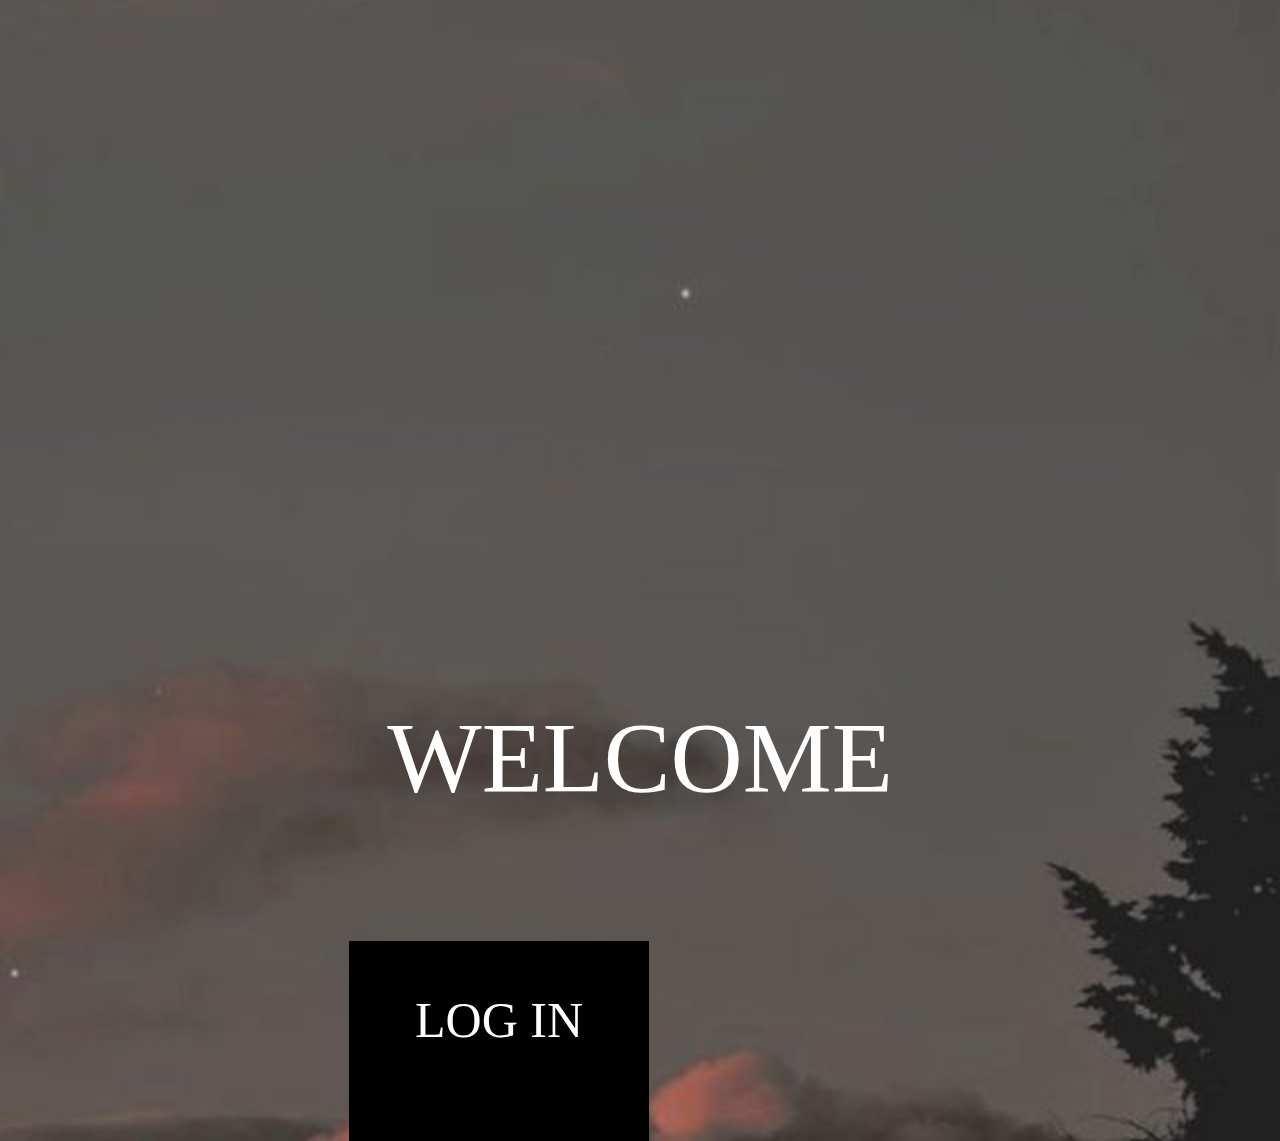
<file: index.html>
<!DOCTYPE html>
<html lang="en">
<head>
    <meta charset="UTF-8">
    <title>ejie cabales florida</title>
    <link rel="stylesheet" href="index.css">
</head>
<body>
    
    <div class="message">WELCOME</div>
    <br><br>
    <div class="click">
        
        <a href="introduction.html" id = "login"> LOG IN </a>
    </div>
    
</body>
</html>
</file>
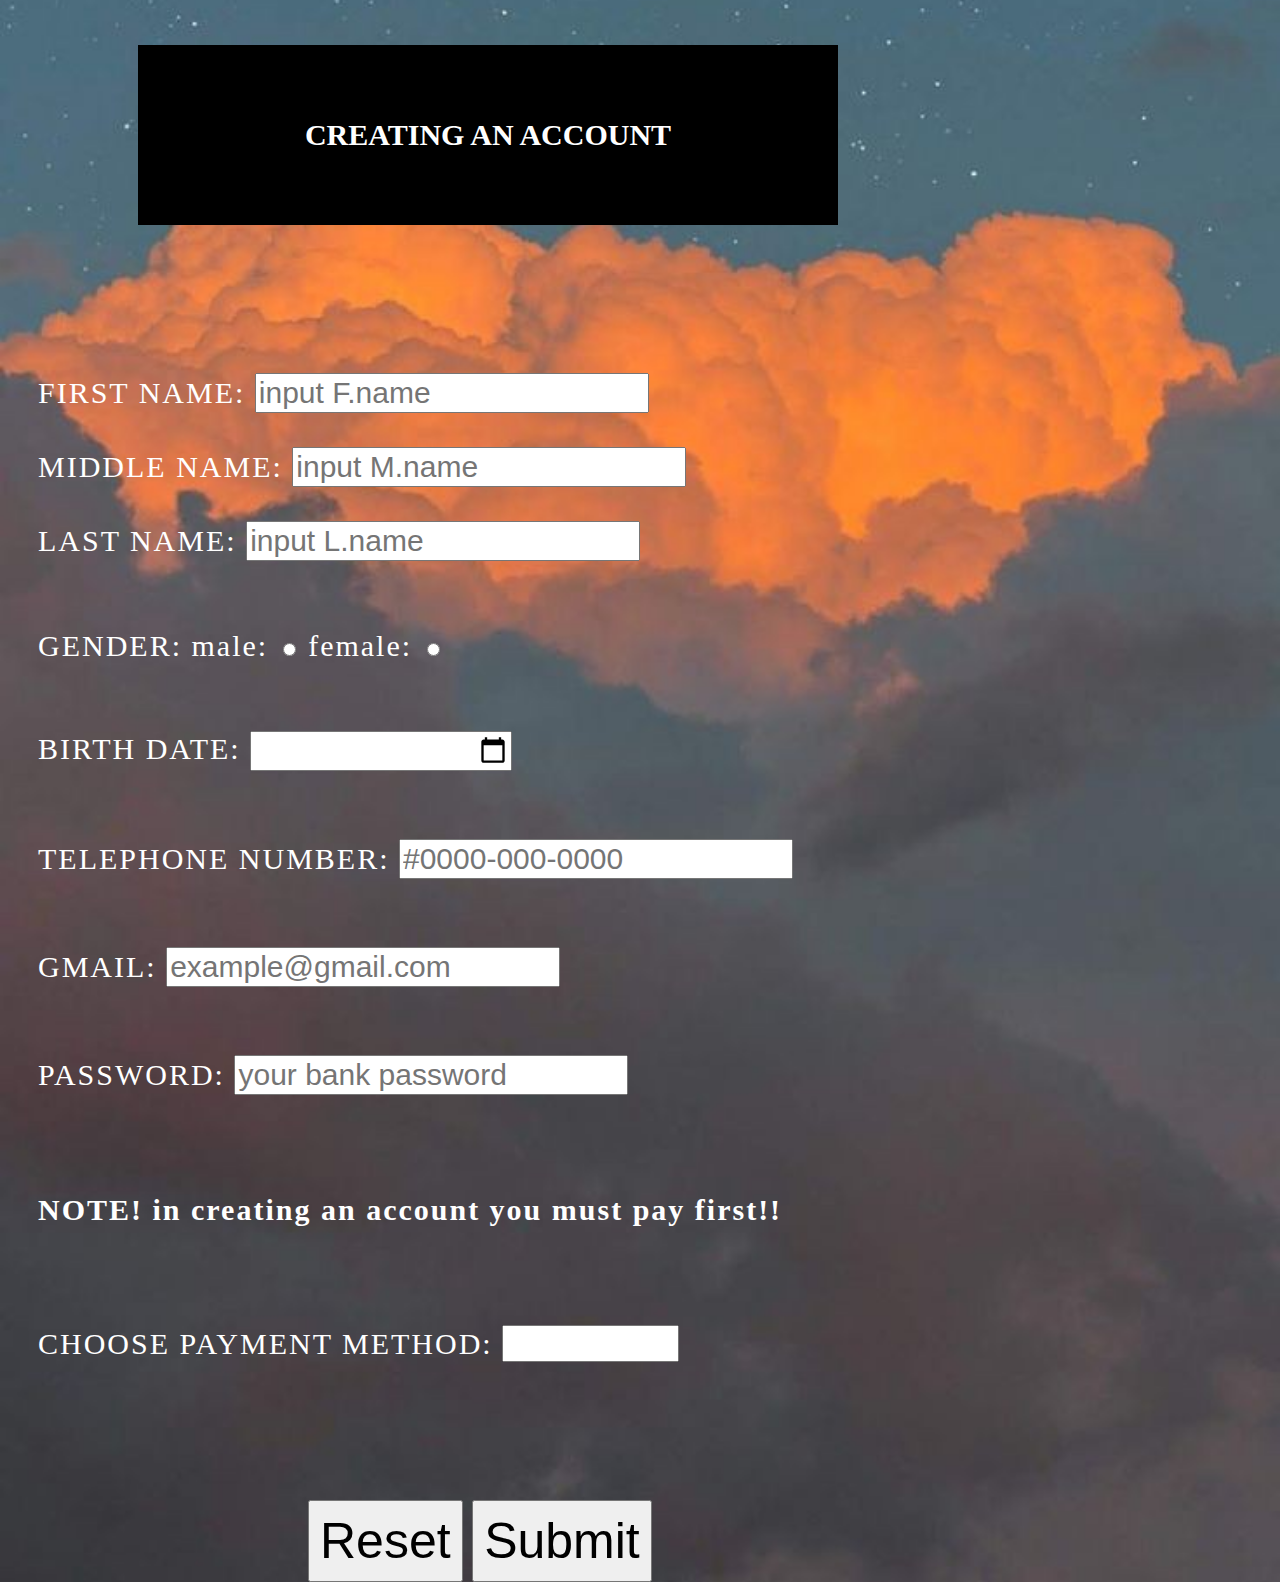
<file: form.html>
<!DOCTYPE html>
<html lang="en">
<head>
    <meta charset="UTF-8">
    <title>Page title</title>
    <link rel = "stylesheet" href = "form.css">
</head>
<body>
    <table >
  <tr >
    <th>
      <h1>
        CREATING AN ACCOUNT
      </h1>
    </th>
    </tr>
  </table>
  
  
 <form >
   <div>
     
     

  
       <div>
       <br>
       <br>
             <label for = "name" >FIRST NAME: </label>
             <input type = "text" id = "NAME" name = "name" placeholder = "input F.name" required>
             <br>   <br>

             <label for = "middle" >MIDDLE NAME:</label>
             <input type = "text" id = "middle" name = "middle" placeholder = "input M.name" required>
             <br>   <br>

             <label for = "last">LAST NAME:</label>
             <input type = "text" id = "last" name = "last" placeholder = "input L.name" required>
    
 </div>
 
 

 <div>
         <br>
         <br>
                 <label for = "gender">GENDER:</label>
                 
                <label for = "male">male:</label>
                 <input type = "radio" id = "male" name = "gender" required>
                 
                 <label for = "female">female:</label>
                 <input type = "radio" id = "female" name = "gender" required>
                 
</div>


<div>
  <br>
  <br>
  <label for = "date">BIRTH DATE: </label>
  <input type = "date" id = "date" name = "date" placeholder = "month / date / year" required>
  </div>
  
  <div>
    <br>
    <br>
    <label for = "tel">TELEPHONE NUMBER:</label>
    <input type = "tel" id = "tel" name = "tel" placeholder = "#0000-000-0000" required>
      
    </div>
    
    <div>
      <br>
      <br>
      <label for = "gmail">GMAIL:</label>
      <input type = "email" id = "gmail" name = "gmail" placeholder = "example@gmail.com" required>
        
      </div>
          
          <div>
            <br>
            <br>
            <label for = "pass" >PASSWORD:</label>
            <input type = "text" id = "pass" name = "pass" placeholder = "your bank password " required> 
            </div>
      
      <h3>
        <br>
        <br>
        
        NOTE! in creating an account you must pay first!!
        </h3>
        

      
            
            <div>
              <br>
              <br>
              <label for = "payment">CHOOSE PAYMENT METHOD:</label>
              <select id = "payment" name = payment required>
                
                <option>PayMaya</option>
      <option>PayPal</option>
      <option>Gcash</option>
      <option>Palawan</option>
      <option>LBC</option>
      <option>World Bank</option>
      <option>Unifast</option>
      <option>BDO</option>

                </select>
             
              </div>
              
              <div>
                <br>
                <br>
                <input type= "reset" id = "buttons">
                <input type = "submit" id = "buttons">
                </div>
            
  
     </div>

   </form>
</body>
</html>
</file>
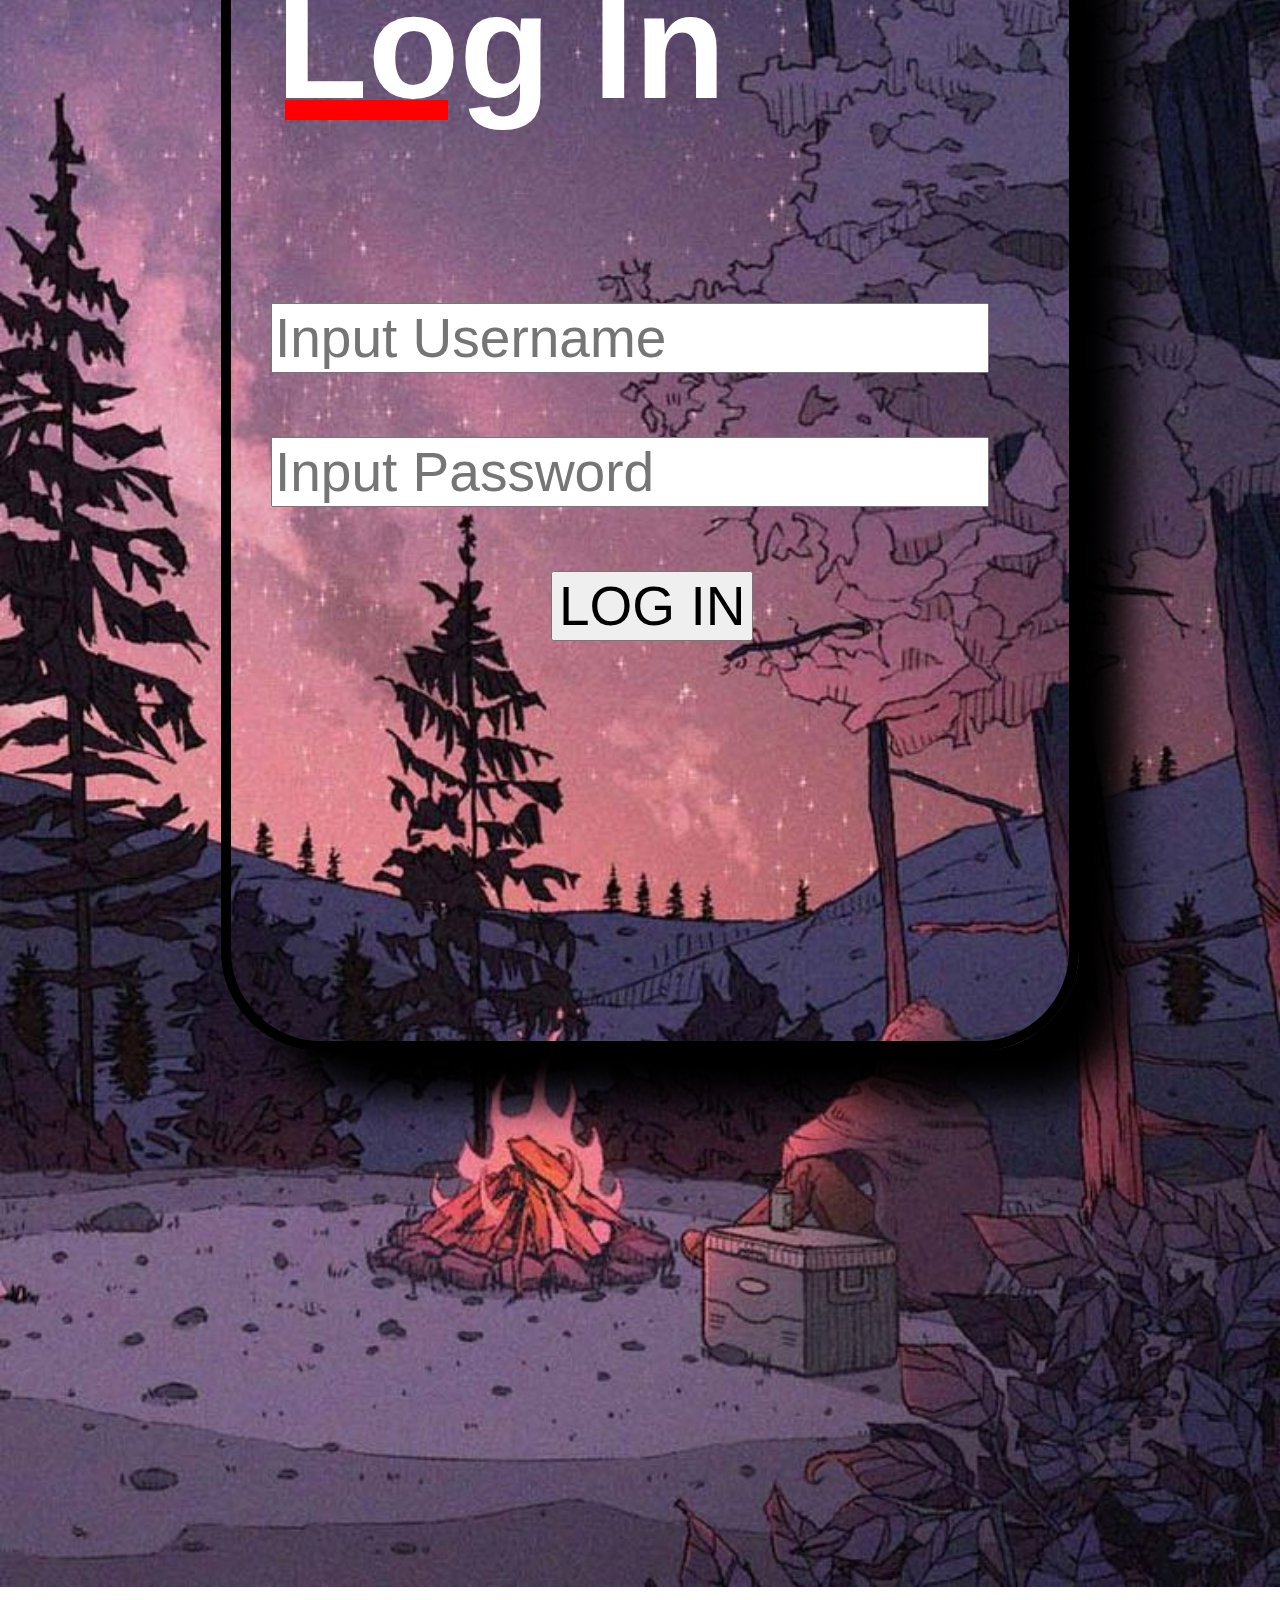
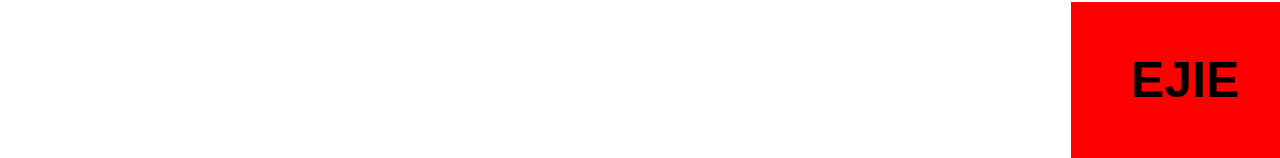
<file: page.html>
<!DOCTYPE html>
<html lang="en">
<head>
    <meta charset="UTF-8">
    <title>LOG IN FORM</title>
    <link rel="stylesheet" href="page.css">
</head>
<body>
    <div class="container">
  <div class="box">
      <div class="designme"><b>EJIE</b></div>
      <div class="text">
         <b>Log In</b>
         <div class="line"></div>
      </div>
    <div class="input">
          <input type="text" placeholder = "Input Username" id="inputusername" >
      <br><br>
      <input type="password" placeholder="Input Password" required maxlength="12">
       <br><br>
      <div class="button">
          <button href = "google.com">LOG IN</button>
      </div>
    </div>
  </div>
</div>

 
  
</body>
</html>
</file>
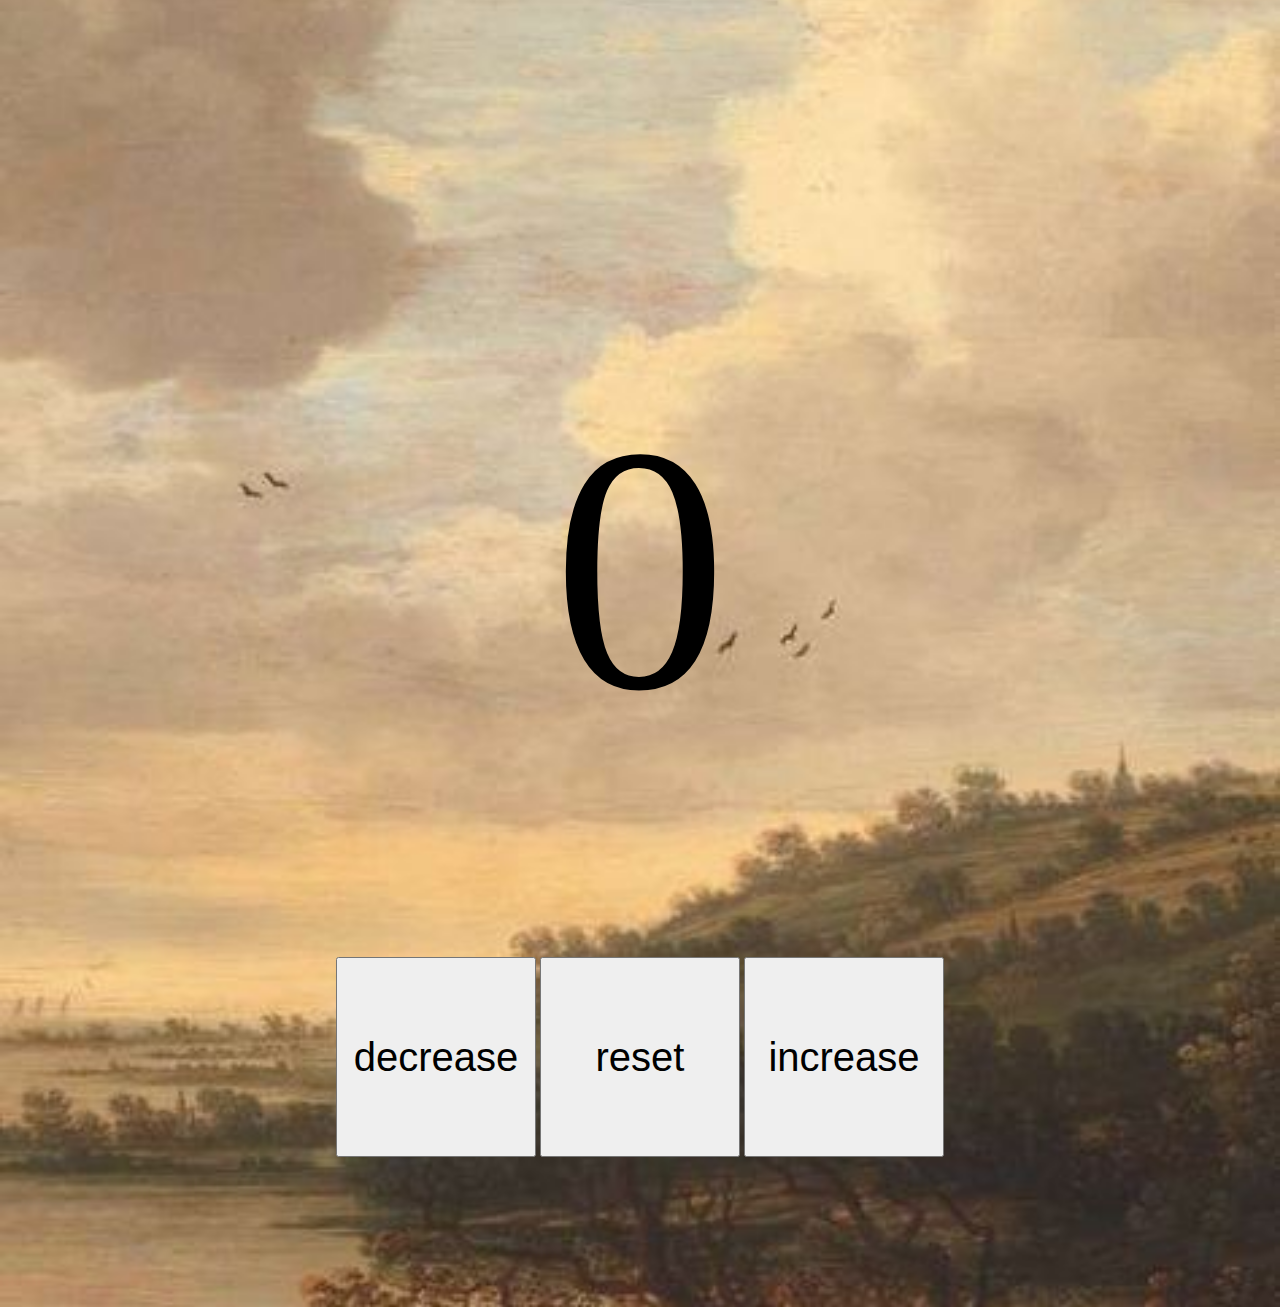
<file: reset.html>
<!DOCTYPE html>
<html lang="en">
<head>
    <meta charset="UTF-8">
    <title>Page title</title>
    <link rel = "stylesheet" href = "reset.css">
</head>
<body>
     
    
    <br>
    <br>
    <br>
    <br>
    <br>
    <br>
    <br>
    <br>
    <br>
    <br>
    <br>
    <br>
    <br>
    <br>
    <br>
    <br>
    <br>
    <br>
    <br>
    <br>
    
    <div align = center>
    <label id = "display">0</label><br><br>
    
    <div class = "buttons">
    <button id = "dec">decrease</button>
    <button id = "res">reset</button>
    <button id = "inc">increase</button>
    </div>
    </div>
    
    
    
    
    
    <script src = "reset.js"></script>
    
</body>
</html>
</file>
<file: index.css>
*{
    font-size: 20px;
    color: white;
    list-style: none;
    box-sizing: border-box;
}


body{
    
    background: url('sky.jpg');
    background-position: center;
    background-attachment: fixed;
    background-repeat: no-repeat;
    background-size:cover;
    margin-top: 0px;
    margin-left: 0px;
   margin-right: 0px;
   font: sans-serif;
   
   
}

.message{
    
    display: flex;
    font-size: 100px;
    text-align: center;
    justify-content: center;
    width: 100%;
    margin-top: 700px;
}


.click{
    
    background-color: black;
    width: 300px;
    height: 200px;
    padding: 50px;
    position: relative;
    left: 349px;
    top: 80px;
}

#login{
    
    font-size: 50px;
    text-decoration: none;
    display: flex;
    text-align: center;
    justify-content: center;
}
</file>
<file: form.css>
*{
    font-size: 30px;
    color: white;
}

html body{
    
    background: url('bgform.jpg');
    background-attachment: fixed;
    background-size: cover;
    background-position: center;
    background-repeat: no-repeat;
    
    
}


form{
    
    margin-top: 50px;
    padding: 30px;
    letter-spacing: 2px;
}
table{
    
    margin-top: 45px;
    padding: 50px;
    align-content: center;
    display: flex;
    justify-content: center;
    background-color: black;
    color: white;
    width: 700px;
    position: relative;
    left: 130px;
}

#buttons{
    
    font-size: 50px;
    position: relative;
    top: 70px;
    padding: 10px;
    justify-content: center;
    left: 270px;
    color: black;
  
}
</file>
<file: page.css>
*{
    
    font-family: Arial, sans-serif;
 font-size: 55px;
}

body{
    
    background: url('camp.jpg');
    background-size: cover;
    background-position: center;
    background-repeat: no-repeat;
    background-attachment: fixed;
}

.container {
  display: flex;
  justify-content: center; /* Horizontally center the content */
  align-items: center; /* Vertically center the content */
  height: 80vh; /* Adjust the height as needed */
}

.box {

     border: 10px solid black;
     margin-left: 50px;
     margin-right: 30px;
    margin-top: 50px;
     
     border-radius: 100px;
     padding-top: 300px;
     padding-bottom: 400px;
     padding-right:  80px;
     padding-left: 40px;
     box-shadow: 50px 50px 40px black;
  /* Add any additional styling for the box */
}

.text b{
position: relative;
bottom: 150px;
font-style: sans-serif ;
text-align: center;
justify-content: center;
    padding: 5px;
    font-size: 150px;
    color: white;
    
    
}

.button{
    
   position: relative;
   left: 280px;
   
   
   
   
   
}

.line{
    
    border: solid 10px red;
    width: 143px;
    position: relative;
    bottom: 183px;
    margin-left: 14px;
    
    
    
    
}


.designme b{
font-size: 50px;
width: 100px;
height: 100px;
   color: black;
   background: red;
   text-align: center;
   position: relative;
   bottom: -1600px;
   left: 800px;
   padding: 50px 60px;
   
   animation: animation1 8s infinite ;
   
  
   
   
}


@keyframes animation1 {

 0%{background-color: red;}
  10%{background-color: violet;}
   20%{background-color: pink;}
    30%{background-color: green;}
     40%{background-color: yellow;}
  50%{background-color: white;}
   60%{background-color: orange;}
    70%{background-color: #00ffff;}   
     80%{background-color: #902bff;}
  90%{background-color: #80ffc1;}
   100%{background-color: #ff5e00;}
    
}

@keyframes animation2{
 0%{transform: Horizontally(0px);}
 100%{transform: Horizontally(50px);}
  
}
</file>
